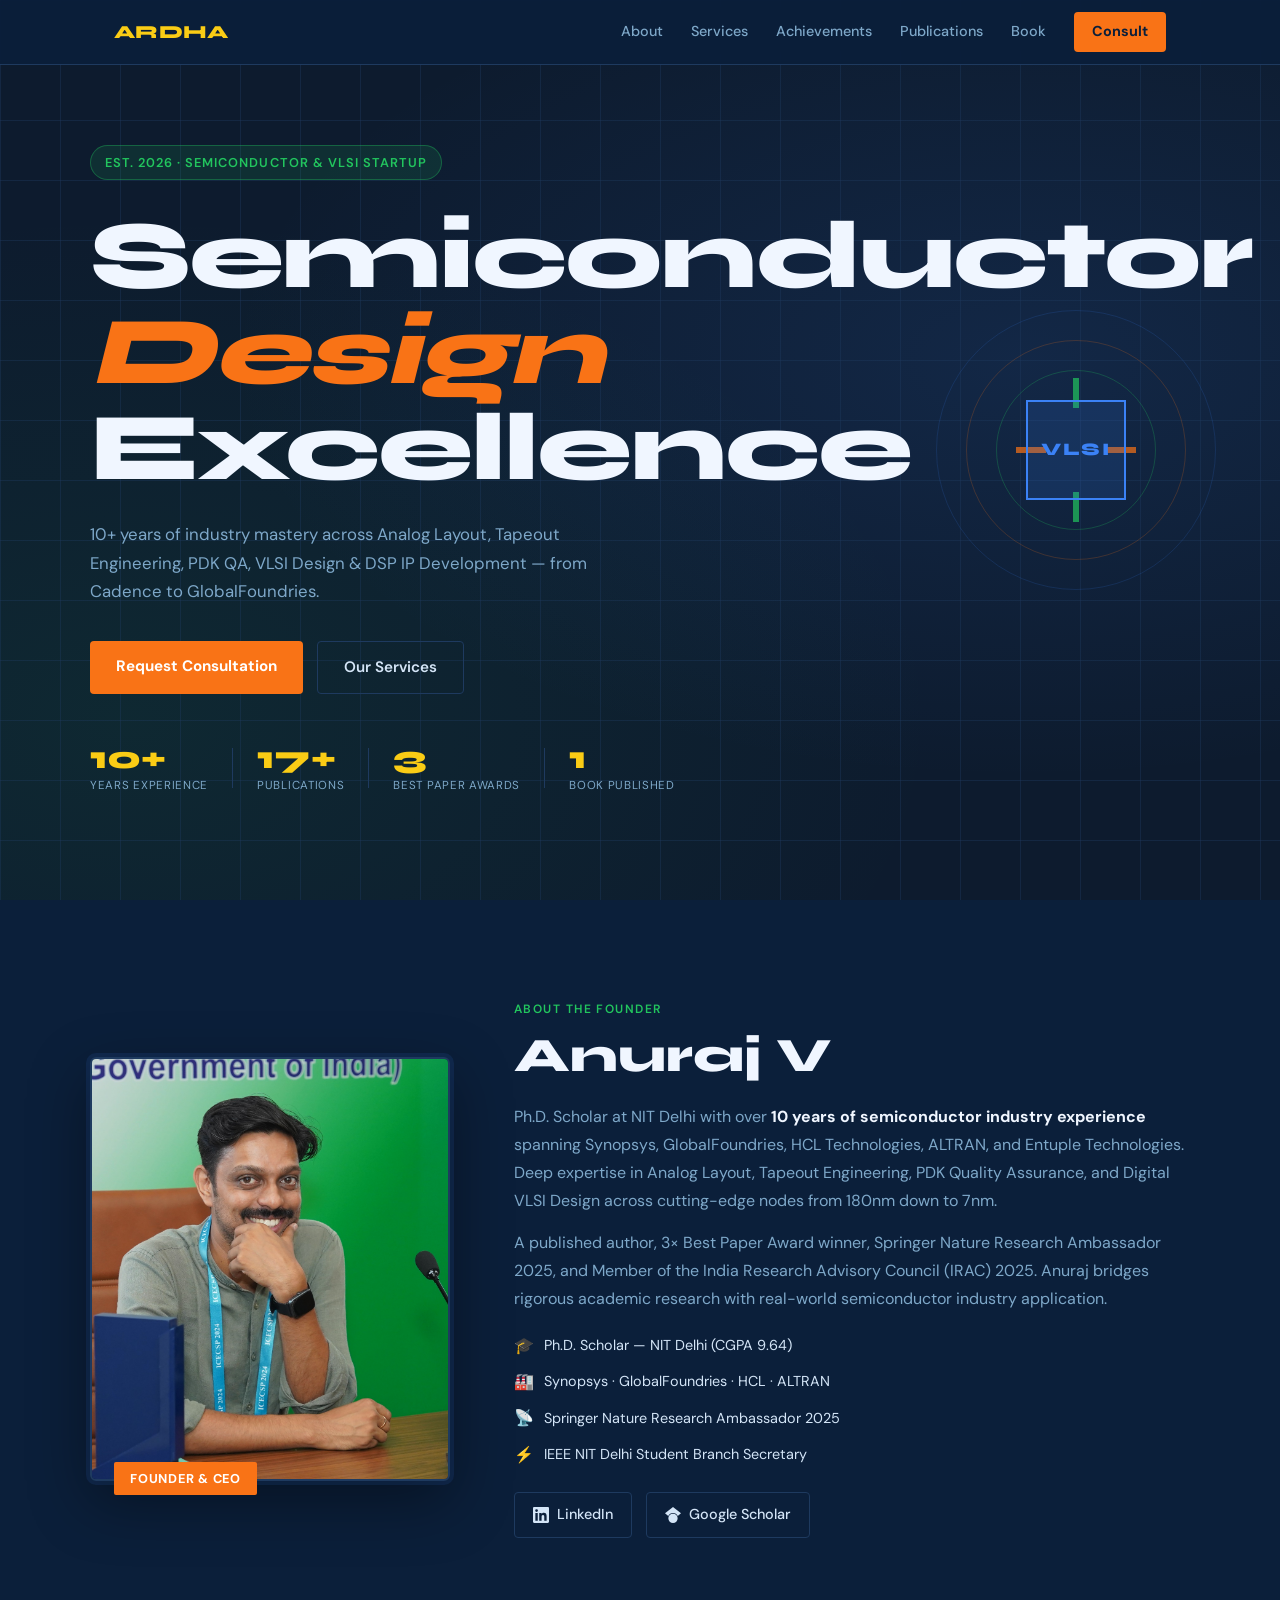
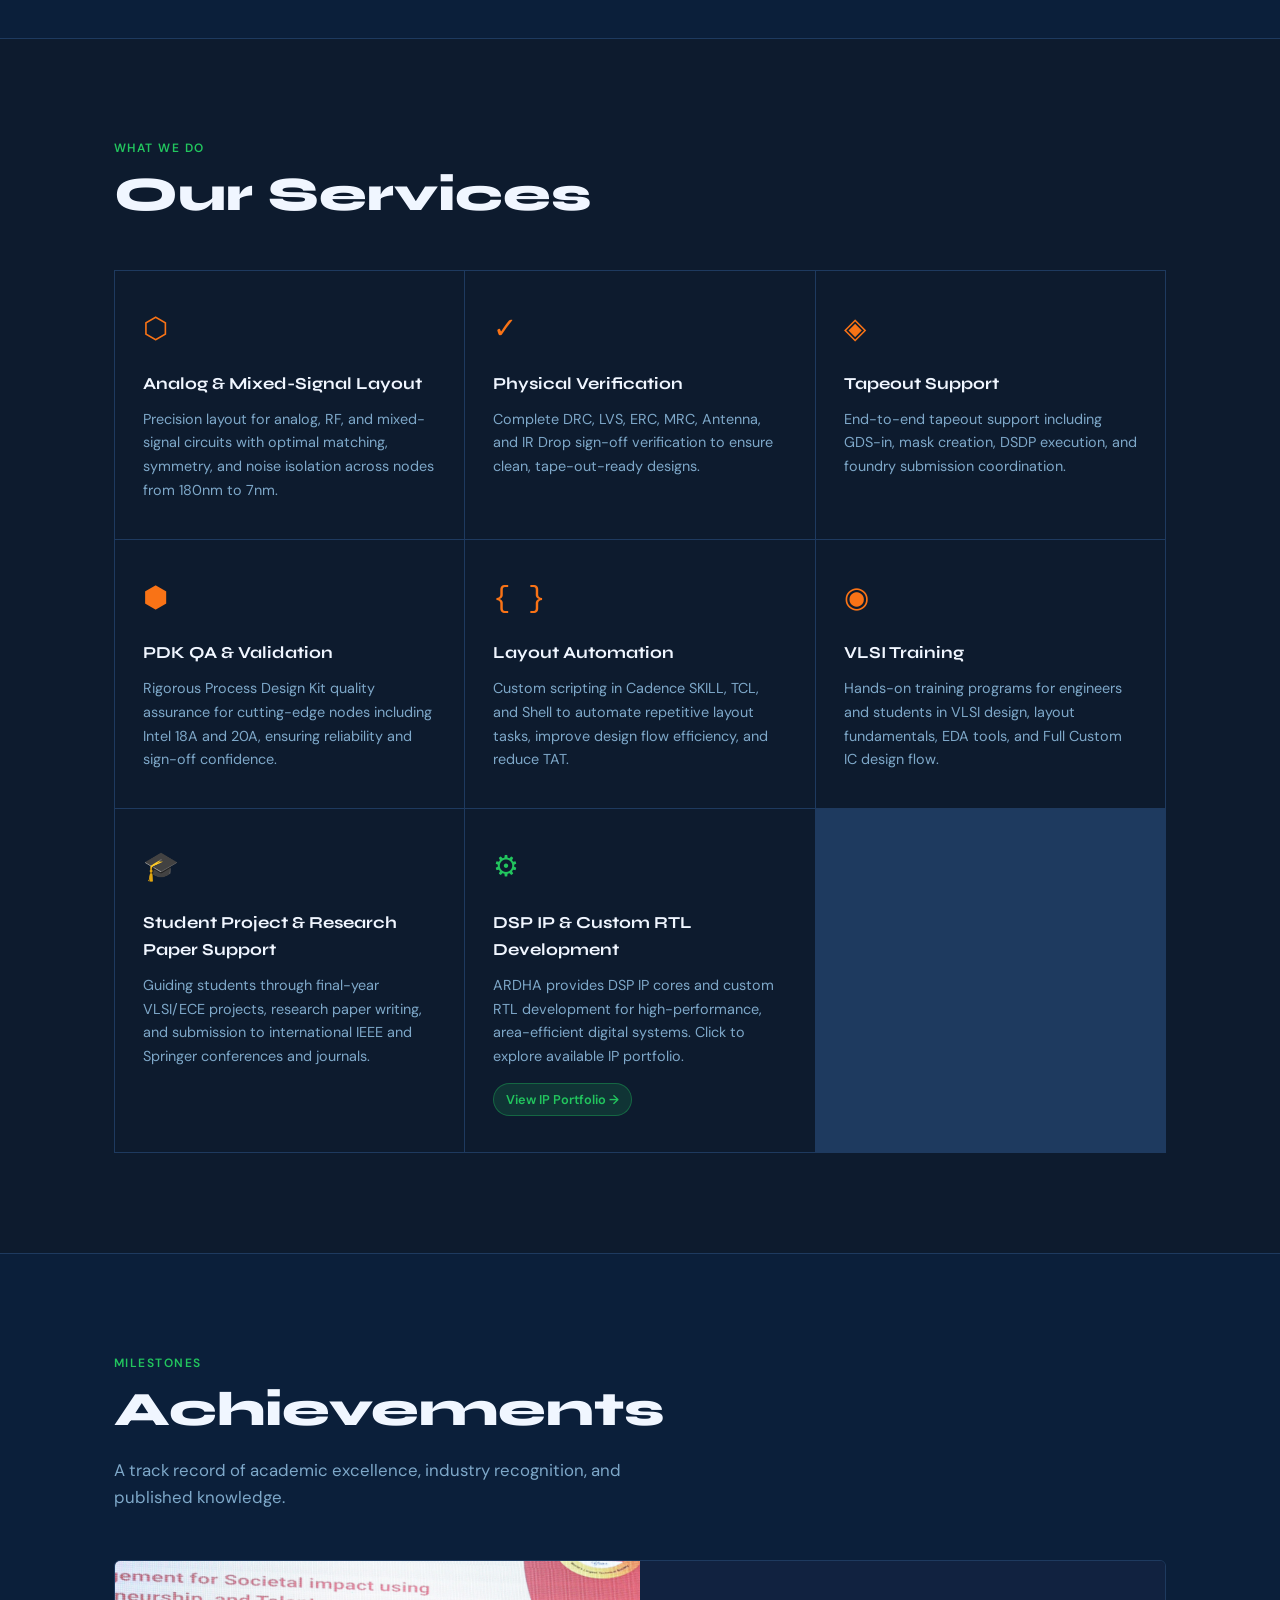
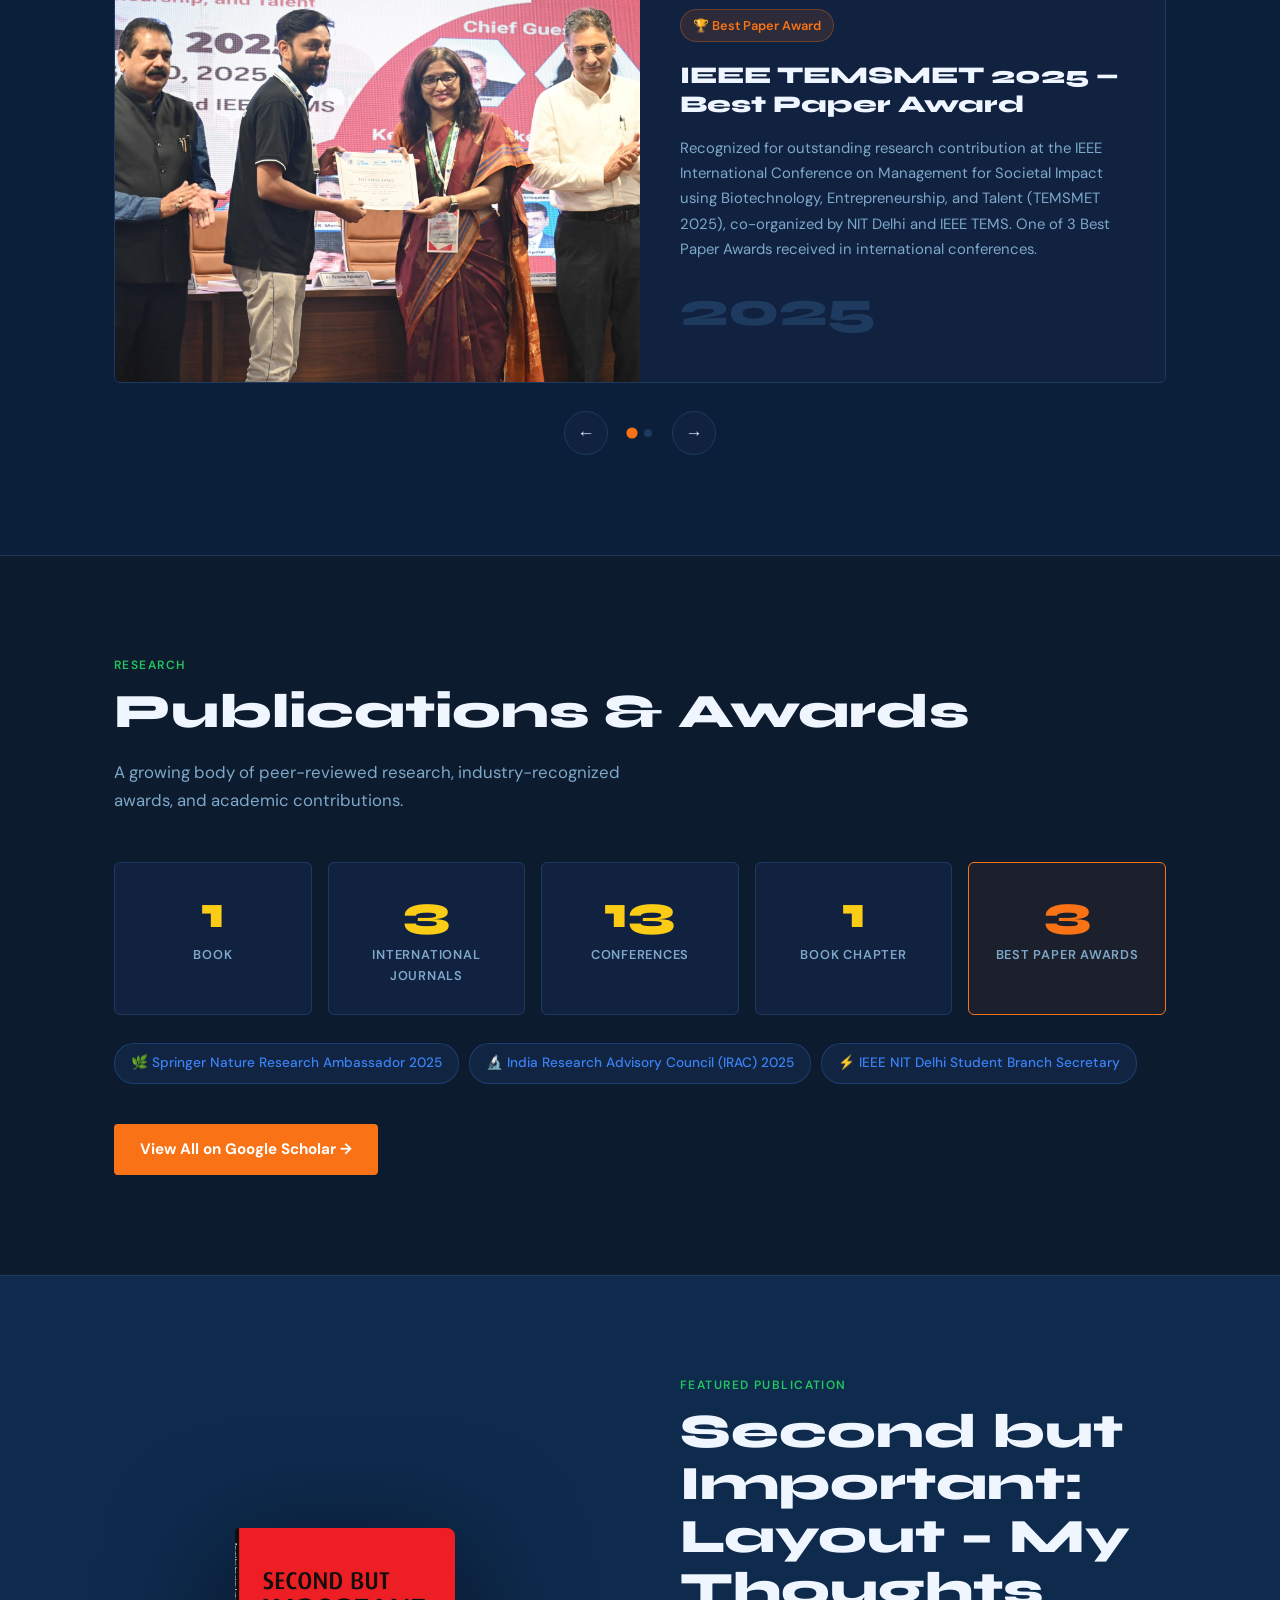
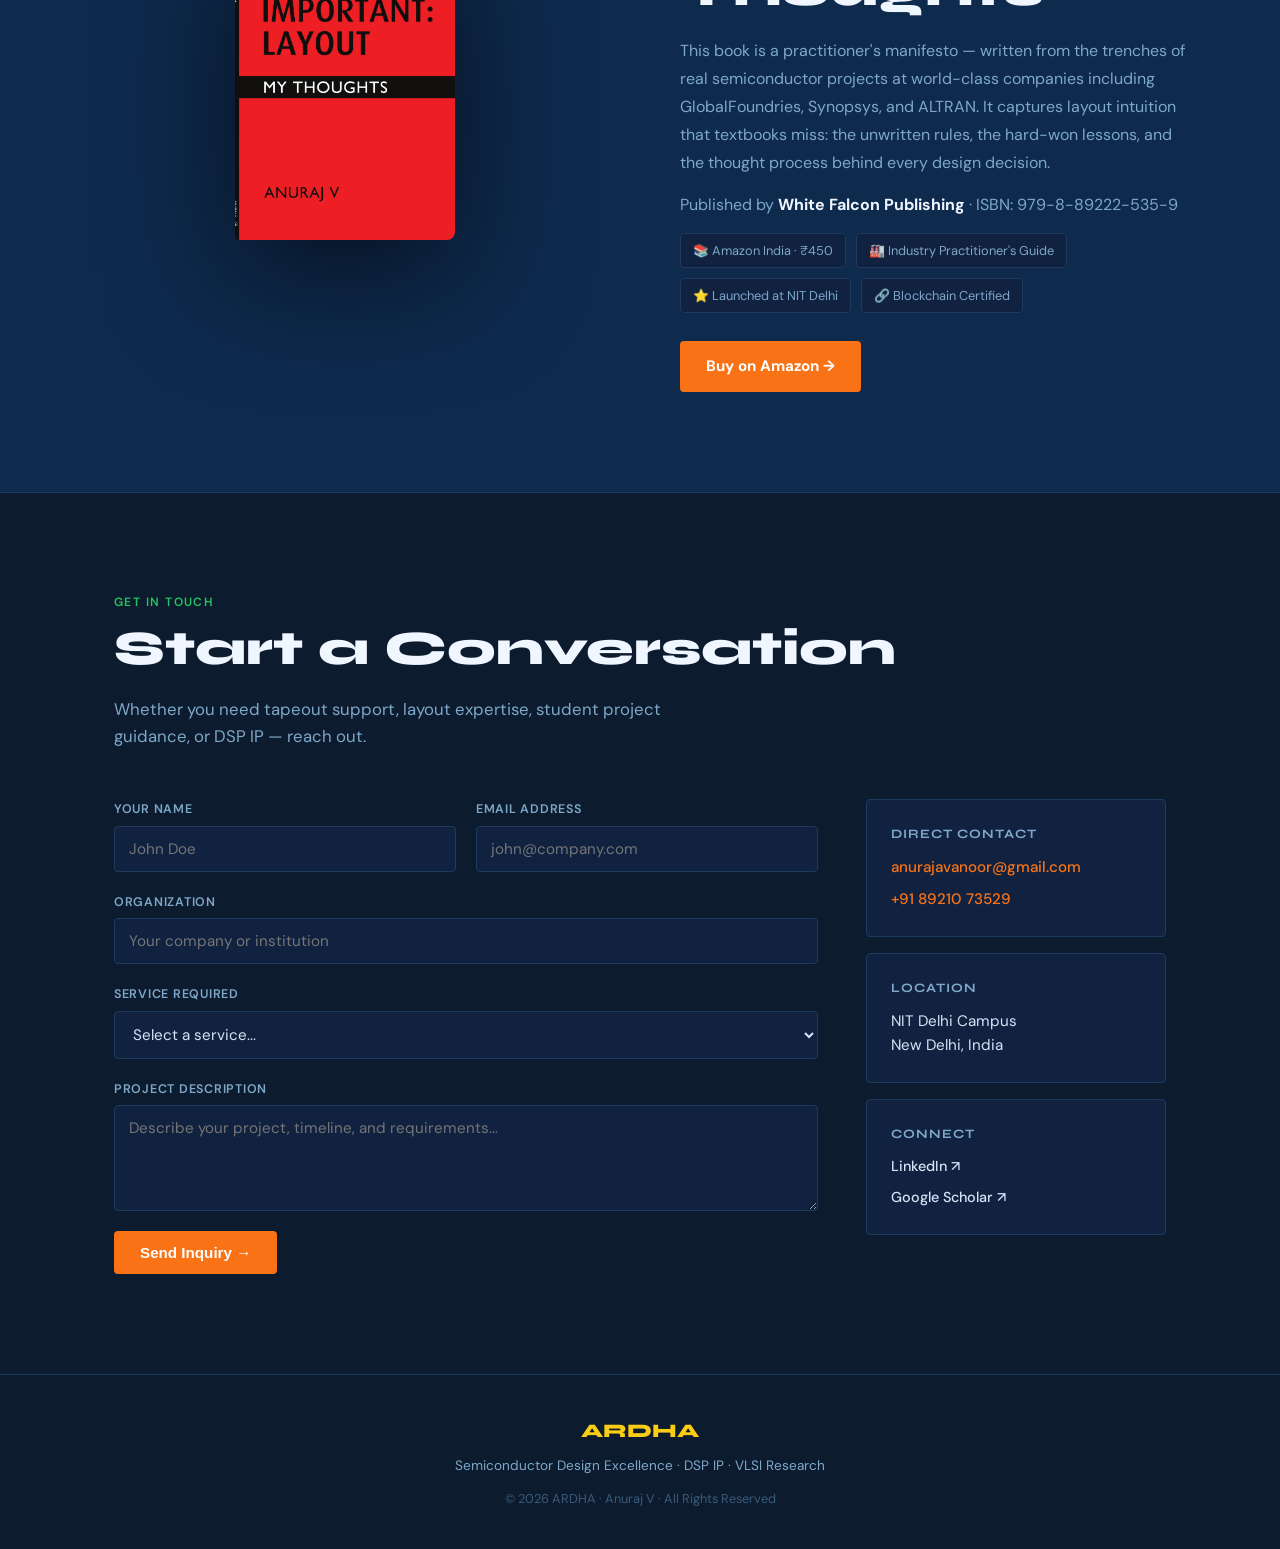
<file: index.html>
<!DOCTYPE html>
<html lang="en">
<head>
<meta charset="UTF-8">
<meta name="viewport" content="width=device-width, initial-scale=1.0">
<title>ARDHA — Semiconductor Design Excellence</title>
<link rel="preconnect" href="https://fonts.googleapis.com">
<link rel="preconnect" href="https://fonts.gstatic.com" crossorigin>
<link href="https://fonts.googleapis.com/css2?family=Syne:wght@400;600;700;800&family=DM+Sans:ital,wght@0,300;0,400;0,500;1,300&display=swap" rel="stylesheet">
<link rel="stylesheet" href="style.css">
</head>
<body>

<!-- Navigation -->
<header id="header">
  <nav class="nav-container">
    <div class="nav-logo">
      <span class="logo-ardh">ARDHA</span><span class="logo-tech"> </span>
    </div>
    <button class="nav-toggle" id="navToggle" aria-label="Menu">&#9776;</button>
    <div class="nav-links" id="navLinks">
      <a href="#about">About</a>
      <a href="#services">Services</a>
      <a href="#achievements">Achievements</a>
      <a href="#publications">Publications</a>
      <a href="#book">Book</a>
      <a href="#contact" class="nav-cta">Consult</a>
    </div>
  </nav>
</header>

<!-- Hero -->
<section class="hero">
  <div class="hero-bg-pattern"></div>
  <div class="hero-content">
    <div class="hero-badge">Est. 2026 · Semiconductor & VLSI Startup</div>
    <h1 class="hero-title">
      Semiconductor<br><em>Design</em><br>Excellence
    </h1>
    <p class="hero-subtitle">10+ years of industry mastery across Analog Layout, Tapeout Engineering, PDK QA, VLSI Design &amp; DSP IP Development — from Cadence to GlobalFoundries.</p>
    <div class="hero-actions">
      <a class="btn-primary" href="#contact">Request Consultation</a>
      <a class="btn-ghost" href="#services">Our Services</a>
    </div>
    <div class="hero-stats">
      <div class="stat"><span class="stat-num">10+</span><span class="stat-label">Years Experience</span></div>
      <div class="stat-divider"></div>
      <div class="stat"><span class="stat-num">17+</span><span class="stat-label">Publications</span></div>
      <div class="stat-divider"></div>
      <div class="stat"><span class="stat-num">3</span><span class="stat-label">Best Paper Awards</span></div>
      <div class="stat-divider"></div>
      <div class="stat"><span class="stat-num">1</span><span class="stat-label">Book Published</span></div>
    </div>
  </div>
  <div class="hero-visual">
    <div class="chip-diagram">
      <div class="chip-core">
        <div class="chip-label">VLSI</div>
      </div>
      <div class="chip-pin pin-top"></div>
      <div class="chip-pin pin-right"></div>
      <div class="chip-pin pin-bottom"></div>
      <div class="chip-pin pin-left"></div>
      <div class="chip-ring ring-1"></div>
      <div class="chip-ring ring-2"></div>
      <div class="chip-ring ring-3"></div>
    </div>
  </div>
</section>

<!-- About / Founder -->
<section id="about" class="section-about">
  <div class="about-container">
    <div class="founder-photo-wrap">
      <div class="founder-photo-frame">
        <img src="images/founder.jpg" alt="Anuraj V — Founder, ARDHA" class="founder-photo">
      </div>
      <div class="founder-tag">Founder &amp; CEO</div>
    </div>
    <div class="founder-info">
      <p class="section-eyebrow">About the Founder</p>
      <h2 class="section-title">Anuraj V</h2>
      <p class="founder-bio">Ph.D. Scholar at NIT Delhi with over <strong>10 years of semiconductor industry experience</strong> spanning Synopsys, GlobalFoundries, HCL Technologies, ALTRAN, and Entuple Technologies. Deep expertise in Analog Layout, Tapeout Engineering, PDK Quality Assurance, and Digital VLSI Design across cutting-edge nodes from 180nm down to 7nm.</p>
      <p class="founder-bio">A published author, 3× Best Paper Award winner, Springer Nature Research Ambassador 2025, and Member of the India Research Advisory Council (IRAC) 2025. Anuraj bridges rigorous academic research with real-world semiconductor industry application.</p>
      <div class="founder-highlights">
        <div class="highlight-item"><span class="hi-icon">🎓</span><span>Ph.D. Scholar — NIT Delhi (CGPA 9.64)</span></div>
        <div class="highlight-item"><span class="hi-icon">🏭</span><span>Synopsys · GlobalFoundries · HCL · ALTRAN</span></div>
        <div class="highlight-item"><span class="hi-icon">📡</span><span>Springer Nature Research Ambassador 2025</span></div>
        <div class="highlight-item"><span class="hi-icon">⚡</span><span>IEEE NIT Delhi Student Branch Secretary</span></div>
      </div>
      <div class="founder-links">
        <a href="https://www.linkedin.com/in/anuraj-v-5586097a" target="_blank" class="social-link linkedin">
          <svg viewBox="0 0 24 24" fill="currentColor"><path d="M20.447 20.452h-3.554v-5.569c0-1.328-.027-3.037-1.852-3.037-1.853 0-2.136 1.445-2.136 2.939v5.667H9.351V9h3.414v1.561h.046c.477-.9 1.637-1.85 3.37-1.85 3.601 0 4.267 2.37 4.267 5.455v6.286zM5.337 7.433a2.062 2.062 0 01-2.063-2.065 2.064 2.064 0 112.063 2.065zm1.782 13.019H3.555V9h3.564v11.452zM22.225 0H1.771C.792 0 0 .774 0 1.729v20.542C0 23.227.792 24 1.771 24h20.451C23.2 24 24 23.227 24 22.271V1.729C24 .774 23.2 0 22.222 0h.003z"/></svg>
          LinkedIn
        </a>
        <a href="https://scholar.google.com/citations?user=Y3kXwbYAAAAJ&hl=en" target="_blank" class="social-link scholar">
          <svg viewBox="0 0 24 24" fill="currentColor"><path d="M12 24a7 7 0 110-14 7 7 0 010 14zm0-24L0 9.5l4.838 3.94A8 8 0 0112 9a8 8 0 017.162 4.44L24 9.5z"/></svg>
          Google Scholar
        </a>
      </div>
    </div>
  </div>
</section>

<!-- Services -->
<section id="services" class="section-services">
  <div class="section-container">
    <p class="section-eyebrow">What We Do</p>
    <h2 class="section-title">Our Services</h2>
    <div class="services-grid">
      <div class="service-card">
        <div class="service-icon">⬡</div>
        <h3>Analog &amp; Mixed-Signal Layout</h3>
        <p>Precision layout for analog, RF, and mixed-signal circuits with optimal matching, symmetry, and noise isolation across nodes from 180nm to 7nm.</p>
      </div>
      <div class="service-card">
        <div class="service-icon">✓</div>
        <h3>Physical Verification</h3>
        <p>Complete DRC, LVS, ERC, MRC, Antenna, and IR Drop sign-off verification to ensure clean, tape-out-ready designs.</p>
      </div>
      <div class="service-card">
        <div class="service-icon">◈</div>
        <h3>Tapeout Support</h3>
        <p>End-to-end tapeout support including GDS-in, mask creation, DSDP execution, and foundry submission coordination.</p>
      </div>
      <div class="service-card">
        <div class="service-icon">⬢</div>
        <h3>PDK QA &amp; Validation</h3>
        <p>Rigorous Process Design Kit quality assurance for cutting-edge nodes including Intel 18A and 20A, ensuring reliability and sign-off confidence.</p>
      </div>
      <div class="service-card">
        <div class="service-icon">{ }</div>
        <h3>Layout Automation</h3>
        <p>Custom scripting in Cadence SKILL, TCL, and Shell to automate repetitive layout tasks, improve design flow efficiency, and reduce TAT.</p>
      </div>
      <div class="service-card">
        <div class="service-icon">◉</div>
        <h3>VLSI Training</h3>
        <p>Hands-on training programs for engineers and students in VLSI design, layout fundamentals, EDA tools, and Full Custom IC design flow.</p>
      </div>
      <div class="service-card">
        <div class="service-icon">🎓</div>
        <h3>Student Project &amp; Research Paper Support</h3>
        <p>Guiding students through final-year VLSI/ECE projects, research paper writing, and submission to international IEEE and Springer conferences and journals.</p>
      </div>
      <div class="service-card service-card-ip" onclick="window.location='ip.html'">
        <div class="service-icon">⚙</div>
        <h3>DSP IP &amp; Custom RTL Development</h3>
        <p>ARDHA provides DSP IP cores and custom RTL development for high-performance, area-efficient digital systems. Click to explore available IP portfolio.</p>
        <span class="service-link-badge">View IP Portfolio →</span>
      </div>
    </div>
  </div>
</section>

<!-- Achievements Slideshow -->
<section id="achievements" class="section-achievements">
  <div class="section-container">
    <p class="section-eyebrow">Milestones</p>
    <h2 class="section-title">Achievements</h2>
    <p class="section-desc">A track record of academic excellence, industry recognition, and published knowledge.</p>

    <div class="slideshow-wrap">
      <div class="slideshow" id="slideshow">

        <!-- Slide 1: Best Paper Award -->
        <div class="slide active" data-index="0">
          <div class="slide-inner">
            <div class="slide-img-wrap">
              <img src="achievements/award.jpg" alt="Best Paper Award — IEEE TEMSMET 2025" class="slide-img">
            </div>
            <div class="slide-content">
              <span class="slide-badge">🏆 Best Paper Award</span>
              <h3 class="slide-title">IEEE TEMSMET 2025 — Best Paper Award</h3>
              <p class="slide-desc">Recognized for outstanding research contribution at the IEEE International Conference on Management for Societal Impact using Biotechnology, Entrepreneurship, and Talent (TEMSMET 2025), co-organized by NIT Delhi and IEEE TEMS. One of 3 Best Paper Awards received in international conferences.</p>
              <span class="slide-year">2025</span>
            </div>
          </div>
        </div>

        <!-- Slide 2: Book Release -->
        <div class="slide" data-index="1">
          <div class="slide-inner">
            <div class="slide-img-wrap">
              <img src="achievements/book_release.jpg" alt="Book Release at NIT Delhi" class="slide-img">
            </div>
            <div class="slide-content">
              <span class="slide-badge">📖 Book Launch</span>
              <h3 class="slide-title">Book Released at NIT Delhi</h3>
              <p class="slide-desc">"Second but Important: Layout – My Thoughts" officially launched at the National Institute of Technology Delhi. Published by White Falcon Publishing, the book distills 10+ years of semiconductor layout expertise into a guide for engineers and students. Available on Amazon India (₹450).</p>
              <span class="slide-year">2025</span>
            </div>
          </div>
        </div>

      </div><!-- /.slideshow -->

      <!-- Controls -->
      <div class="slideshow-controls">
        <button class="slide-btn prev" id="prevBtn" aria-label="Previous">&#8592;</button>
        <div class="slide-dots" id="slideDots">
          <button class="dot active" data-slide="0"></button>
          <button class="dot" data-slide="1"></button>
        </div>
        <button class="slide-btn next" id="nextBtn" aria-label="Next">&#8594;</button>
      </div>
    </div><!-- /.slideshow-wrap -->
  </div>
</section>

<!-- Publications -->
<section id="publications" class="section-publications">
  <div class="section-container">
    <p class="section-eyebrow">Research</p>
    <h2 class="section-title">Publications &amp; Awards</h2>
    <p class="section-desc">A growing body of peer-reviewed research, industry-recognized awards, and academic contributions.</p>
    <div class="pub-stats-grid">
      <div class="pub-stat-card">
        <span class="pub-num">1</span>
        <span class="pub-label">Book</span>
      </div>
      <div class="pub-stat-card">
        <span class="pub-num">3</span>
        <span class="pub-label">International Journals</span>
      </div>
      <div class="pub-stat-card">
        <span class="pub-num">13</span>
        <span class="pub-label">Conferences</span>
      </div>
      <div class="pub-stat-card">
        <span class="pub-num">1</span>
        <span class="pub-label">Book Chapter</span>
      </div>
      <div class="pub-stat-card pub-stat-highlight">
        <span class="pub-num">3</span>
        <span class="pub-label">Best Paper Awards</span>
      </div>
    </div>
    <div class="pub-badges">
      <span class="pub-badge">🌿 Springer Nature Research Ambassador 2025</span>
      <span class="pub-badge">🔬 India Research Advisory Council (IRAC) 2025</span>
      <span class="pub-badge">⚡ IEEE NIT Delhi Student Branch Secretary</span>
    </div>
    <a class="btn-primary" href="https://scholar.google.com/citations?user=Y3kXwbYAAAAJ&hl=en" target="_blank" style="margin-top:2rem;display:inline-block;">View All on Google Scholar →</a>
  </div>
</section>

<!-- Book -->
<section id="book" class="section-book">
  <div class="book-container">
    <div class="book-visual">
      <div class="book-3d">
        <img src="images/book_cover.jpg" alt="Second but Important: Layout – My Thoughts" class="book-cover-img" onerror="this.style.display='none';document.querySelector('.book-cover-fallback').style.display='flex'">
        <div class="book-cover-fallback">
          <div class="book-cover">
            <div class="book-cover-inner">
              <p class="book-subtitle-top">SECOND BUT</p>
              <p class="book-title-big">IMPORTANT:</p>
              <p class="book-title-big" style="font-size:1.3rem">LAYOUT</p>
              <p class="book-cover-sub">My Thoughts</p>
              <p class="book-author">ANURAJ V</p>
            </div>
          </div>
          <div class="book-spine"></div>
        </div>
      </div>
    </div>
    <div class="book-info">
      <p class="section-eyebrow">Featured Publication</p>
      <h2 class="section-title">Second but Important:<br>Layout – My Thoughts</h2>
      <p class="book-desc">This book is a practitioner's manifesto — written from the trenches of real semiconductor projects at world-class companies including GlobalFoundries, Synopsys, and ALTRAN. It captures layout intuition that textbooks miss: the unwritten rules, the hard-won lessons, and the thought process behind every design decision.</p>
      <p class="book-desc">Published by <strong>White Falcon Publishing</strong> · ISBN: 979-8-89222-535-9</p>
      <div class="book-meta">
        <span>📚 Amazon India · ₹450</span>
        <span>🏭 Industry Practitioner's Guide</span>
        <span>⭐ Launched at NIT Delhi</span>
        <span>🔗 Blockchain Certified</span>
      </div>
      <a class="btn-primary" href="https://www.amazon.in/Second-but-Important-Layout-Anuraj/dp/B0DTY4XFZQ/" target="_blank">Buy on Amazon →</a>
    </div>
  </div>
</section>

<!-- Contact -->
<section id="contact" class="section-contact">
  <div class="section-container">
    <p class="section-eyebrow">Get In Touch</p>
    <h2 class="section-title">Start a Conversation</h2>
    <p class="section-desc">Whether you need tapeout support, layout expertise, student project guidance, or DSP IP — reach out.</p>

    <div class="contact-grid">
      <form class="contact-form" id="contactForm">
        <div class="form-row">
          <div class="form-group">
            <label>Your Name</label>
            <input type="text" placeholder="John Doe" required>
          </div>
          <div class="form-group">
            <label>Email Address</label>
            <input type="email" placeholder="john@company.com" required>
          </div>
        </div>
        <div class="form-group">
          <label>Organization</label>
          <input type="text" placeholder="Your company or institution">
        </div>
        <div class="form-group">
          <label>Service Required</label>
          <select>
            <option value="">Select a service...</option>
            <option>Analog Layout</option>
            <option>Tapeout Support</option>
            <option>PDK QA</option>
            <option>Physical Verification</option>
            <option>Layout Automation</option>
            <option>DSP IP / RTL Development</option>
            <option>Student Project Support</option>
            <option>Research Paper Support</option>
            <option>VLSI Training</option>
            <option>Other</option>
          </select>
        </div>
        <div class="form-group">
          <label>Project Description</label>
          <textarea placeholder="Describe your project, timeline, and requirements..." rows="4"></textarea>
        </div>
        <button type="submit" class="btn-primary btn-submit">Send Inquiry →</button>
      </form>

      <div class="contact-info">
        <div class="contact-card">
          <h3>Direct Contact</h3>
          <p><a href="mailto:anurajavanoor@gmail.com">anurajavanoor@gmail.com</a></p>
          <p style="margin-top:8px"><a href="tel:+918921073529">+91 89210 73529</a></p>
        </div>
        <div class="contact-card">
          <h3>Location</h3>
          <p>NIT Delhi Campus<br>New Delhi, India</p>
        </div>
        <div class="contact-card">
          <h3>Connect</h3>
          <div class="contact-socials">
            <a href="https://www.linkedin.com/in/anuraj-v-5586097a" target="_blank">LinkedIn ↗</a>
            <a href="https://scholar.google.com/citations?user=Y3kXwbYAAAAJ&hl=en" target="_blank">Google Scholar ↗</a>
          </div>
        </div>
      </div>
    </div>
  </div>
</section>

<footer>
  <div class="footer-inner">
    <div class="footer-logo">
      <span class="logo-ardh">ARDHA</span><span class="logo-tech"> </span>
    </div>
    <p class="footer-tagline">Semiconductor Design Excellence · DSP IP · VLSI Research</p>
    <p class="footer-copy">© 2026 ARDHA · Anuraj V · All Rights Reserved</p>
  </div>
</footer>

<script src="script.js"></script>
</body>
</html>
</file>
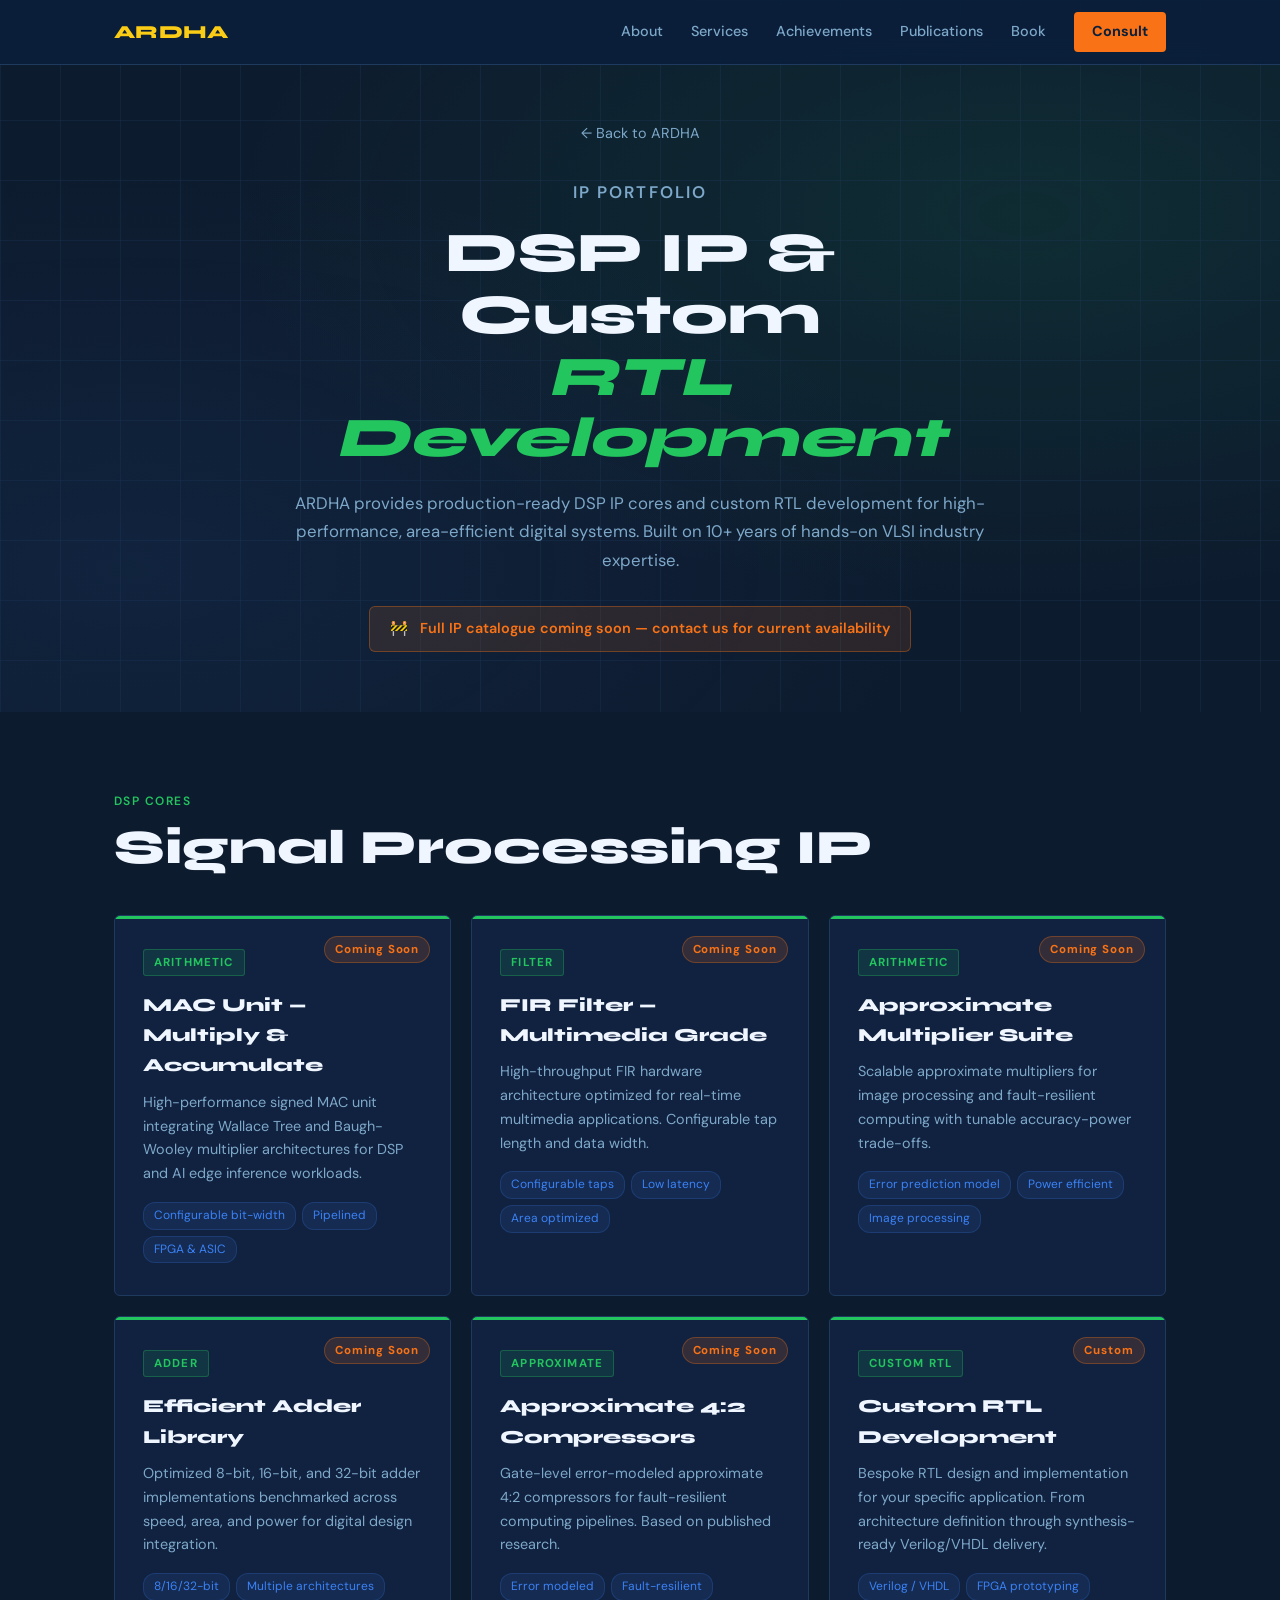
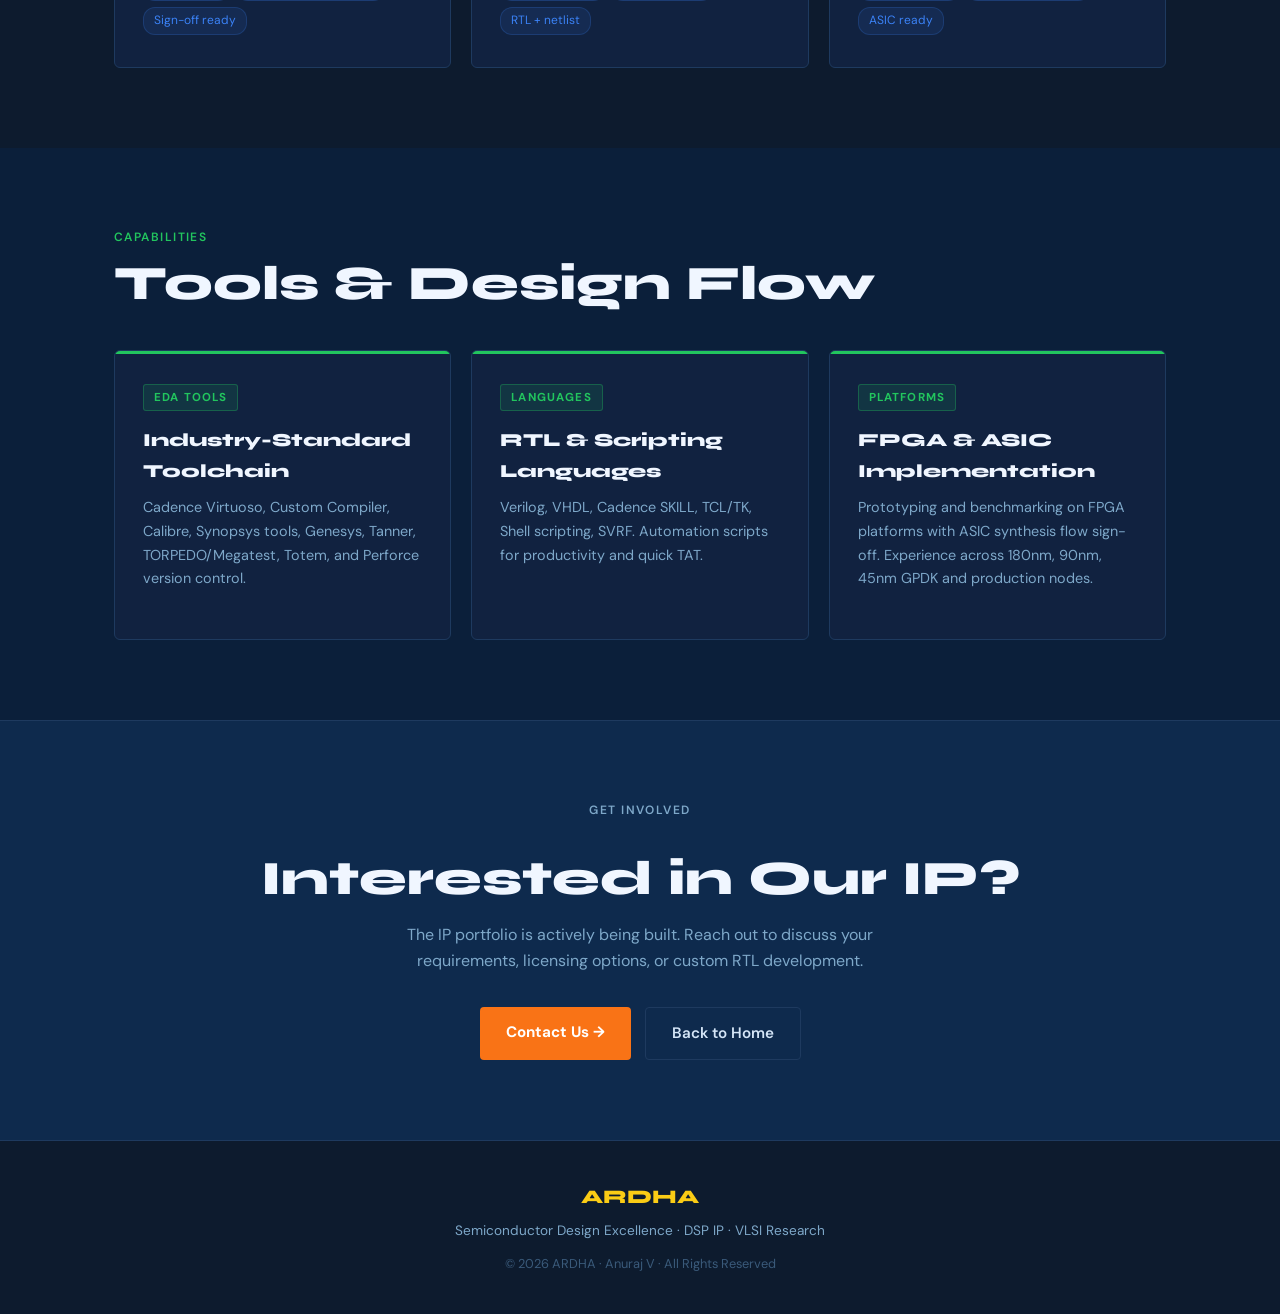
<file: ip.html>
<!DOCTYPE html>
<html lang="en">
<head>
<meta charset="UTF-8">
<meta name="viewport" content="width=device-width, initial-scale=1.0">
<title>DSP IP Portfolio — ARDHA</title>
<link rel="preconnect" href="https://fonts.googleapis.com">
<link rel="preconnect" href="https://fonts.gstatic.com" crossorigin>
<link href="https://fonts.googleapis.com/css2?family=Syne:wght@400;600;700;800&family=DM+Sans:ital,wght@0,300;0,400;0,500;1,300&display=swap" rel="stylesheet">
<link rel="stylesheet" href="style.css">
<style>
  .ip-hero {
    padding: 120px 24px 60px;
    background:
      radial-gradient(ellipse at 80% 30%, rgba(34,197,94,0.1) 0%, transparent 55%),
      radial-gradient(ellipse at 10% 80%, rgba(59,130,246,0.08) 0%, transparent 50%),
      var(--dark);
    text-align: center;
    position: relative;
  }
  .ip-hero::before {
    content: '';
    position: absolute; inset: 0;
    background-image:
      linear-gradient(rgba(30,58,95,0.3) 1px, transparent 1px),
      linear-gradient(90deg, rgba(30,58,95,0.3) 1px, transparent 1px);
    background-size: 60px 60px;
  }
  .ip-hero-inner { position: relative; z-index: 2; max-width: 700px; margin: auto; }
  .back-link {
    display: inline-flex; align-items: center; gap: 8px;
    color: var(--muted); text-decoration: none;
    font-size: 0.9rem; margin-bottom: 32px;
    transition: color 0.2s;
  }
  .back-link:hover { color: var(--orange); }
  .ip-hero h1 { font-family: 'Syne', sans-serif; font-size: clamp(2rem, 5vw, 3.5rem); font-weight: 800; color: var(--white); line-height: 1.1; margin-bottom: 20px; }
  .ip-hero h1 em { font-style: italic; color: var(--green); }
  .ip-hero p { color: var(--muted); font-size: 1.05rem; line-height: 1.7; margin-bottom: 16px; }
  .coming-soon-banner {
    display: inline-flex; align-items: center; gap: 10px;
    background: rgba(249,115,22,0.12);
    border: 1px solid rgba(249,115,22,0.35);
    color: var(--orange); padding: 10px 20px; border-radius: 6px;
    font-weight: 600; margin-top: 16px; font-size: 0.9rem;
  }

  .ip-section { padding: 80px 24px; }
  .ip-section:nth-child(even) { background: var(--navy); }
  .ip-section:nth-child(odd)  { background: var(--dark); }

  .ip-grid {
    display: grid;
    grid-template-columns: repeat(auto-fit, minmax(300px, 1fr));
    gap: 20px; margin-top: 40px;
  }
  .ip-card {
    background: var(--card);
    border: 1px solid var(--border);
    border-radius: 6px; padding: 32px 28px;
    transition: border-color 0.25s, transform 0.25s;
    position: relative; overflow: hidden;
  }
  .ip-card::before {
    content: '';
    position: absolute; top: 0; left: 0; right: 0; height: 3px;
    background: var(--green);
  }
  .ip-card:hover { border-color: var(--green); transform: translateY(-3px); }
  .ip-card-tag {
    display: inline-block; font-size: 0.72rem; font-weight: 700;
    text-transform: uppercase; letter-spacing: 0.1em;
    padding: 3px 10px; border-radius: 3px; margin-bottom: 14px;
    background: rgba(34,197,94,0.12); color: var(--green);
    border: 1px solid rgba(34,197,94,0.3);
  }
  .ip-card h3 { font-family: 'Syne', sans-serif; font-size: 1.15rem; font-weight: 800; color: var(--white); margin-bottom: 10px; }
  .ip-card p  { color: var(--muted); font-size: 0.9rem; line-height: 1.65; margin-bottom: 16px; }
  .ip-card-specs { display: flex; flex-wrap: wrap; gap: 6px; }
  .ip-spec {
    background: rgba(59,130,246,0.1); border: 1px solid rgba(59,130,246,0.2);
    color: var(--blue); font-size: 0.75rem; padding: 3px 10px; border-radius: 12px;
  }
  .ip-card-status {
    position: absolute; top: 20px; right: 20px;
    font-size: 0.72rem; font-weight: 700; letter-spacing: 0.08em;
    padding: 3px 10px; border-radius: 20px;
    background: rgba(249,115,22,0.15); color: var(--orange);
    border: 1px solid rgba(249,115,22,0.3);
  }

  .ip-cta-section {
    padding: 80px 24px;
    background: var(--navy2);
    border-top: 1px solid var(--border);
    text-align: center;
  }
  .ip-cta-section .section-title { margin-bottom: 16px; }
  .ip-cta-section p { color: var(--muted); max-width: 500px; margin: 0 auto 32px; }
  .ip-cta-btns { display: flex; gap: 14px; justify-content: center; flex-wrap: wrap; }
</style>
</head>
<body>

<header id="header">
  <nav class="nav-container">
    <div class="nav-logo">
      <span class="logo-ardh">ARDHA</span><span class="logo-tech"> </span>
    </div>
    <button class="nav-toggle" id="navToggle" aria-label="Menu">&#9776;</button>
    <div class="nav-links" id="navLinks">
      <a href="index.html#about">About</a>
      <a href="index.html#services">Services</a>
      <a href="index.html#achievements">Achievements</a>
      <a href="index.html#publications">Publications</a>
      <a href="index.html#book">Book</a>
      <a href="index.html#contact" class="nav-cta">Consult</a>
    </div>
  </nav>
</header>

<!-- Hero -->
<section class="ip-hero">
  <div class="ip-hero-inner">
    <a href="index.html" class="back-link">← Back to ARDHA</a>
    <p class="section-eyebrow">IP Portfolio</p>
    <h1>DSP IP &amp; Custom<br><em>RTL Development</em></h1>
    <p>ARDHA provides production-ready DSP IP cores and custom RTL development for high-performance, area-efficient digital systems. Built on 10+ years of hands-on VLSI industry expertise.</p>
    <div class="coming-soon-banner">
      🚧 &nbsp; Full IP catalogue coming soon — contact us for current availability
    </div>
  </div>
</section>

<!-- DSP IP Cores -->
<section class="ip-section">
  <div class="section-container">
    <p class="section-eyebrow">DSP Cores</p>
    <h2 class="section-title">Signal Processing IP</h2>
    <div class="ip-grid">

      <div class="ip-card">
        <span class="ip-card-status">Coming Soon</span>
        <span class="ip-card-tag">Arithmetic</span>
        <h3>MAC Unit — Multiply &amp; Accumulate</h3>
        <p>High-performance signed MAC unit integrating Wallace Tree and Baugh-Wooley multiplier architectures for DSP and AI edge inference workloads.</p>
        <div class="ip-card-specs">
          <span class="ip-spec">Configurable bit-width</span>
          <span class="ip-spec">Pipelined</span>
          <span class="ip-spec">FPGA &amp; ASIC</span>
        </div>
      </div>

      <div class="ip-card">
        <span class="ip-card-status">Coming Soon</span>
        <span class="ip-card-tag">Filter</span>
        <h3>FIR Filter — Multimedia Grade</h3>
        <p>High-throughput FIR hardware architecture optimized for real-time multimedia applications. Configurable tap length and data width.</p>
        <div class="ip-card-specs">
          <span class="ip-spec">Configurable taps</span>
          <span class="ip-spec">Low latency</span>
          <span class="ip-spec">Area optimized</span>
        </div>
      </div>

      <div class="ip-card">
        <span class="ip-card-status">Coming Soon</span>
        <span class="ip-card-tag">Arithmetic</span>
        <h3>Approximate Multiplier Suite</h3>
        <p>Scalable approximate multipliers for image processing and fault-resilient computing with tunable accuracy-power trade-offs.</p>
        <div class="ip-card-specs">
          <span class="ip-spec">Error prediction model</span>
          <span class="ip-spec">Power efficient</span>
          <span class="ip-spec">Image processing</span>
        </div>
      </div>

      <div class="ip-card">
        <span class="ip-card-status">Coming Soon</span>
        <span class="ip-card-tag">Adder</span>
        <h3>Efficient Adder Library</h3>
        <p>Optimized 8-bit, 16-bit, and 32-bit adder implementations benchmarked across speed, area, and power for digital design integration.</p>
        <div class="ip-card-specs">
          <span class="ip-spec">8/16/32-bit</span>
          <span class="ip-spec">Multiple architectures</span>
          <span class="ip-spec">Sign-off ready</span>
        </div>
      </div>

      <div class="ip-card">
        <span class="ip-card-status">Coming Soon</span>
        <span class="ip-card-tag">Approximate</span>
        <h3>Approximate 4:2 Compressors</h3>
        <p>Gate-level error-modeled approximate 4:2 compressors for fault-resilient computing pipelines. Based on published research.</p>
        <div class="ip-card-specs">
          <span class="ip-spec">Error modeled</span>
          <span class="ip-spec">Fault-resilient</span>
          <span class="ip-spec">RTL + netlist</span>
        </div>
      </div>

      <div class="ip-card">
        <span class="ip-card-status">Custom</span>
        <span class="ip-card-tag">Custom RTL</span>
        <h3>Custom RTL Development</h3>
        <p>Bespoke RTL design and implementation for your specific application. From architecture definition through synthesis-ready Verilog/VHDL delivery.</p>
        <div class="ip-card-specs">
          <span class="ip-spec">Verilog / VHDL</span>
          <span class="ip-spec">FPGA prototyping</span>
          <span class="ip-spec">ASIC ready</span>
        </div>
      </div>

    </div>
  </div>
</section>

<!-- Tools & Flow -->
<section class="ip-section">
  <div class="section-container">
    <p class="section-eyebrow">Capabilities</p>
    <h2 class="section-title">Tools &amp; Design Flow</h2>
    <div class="ip-grid">
      <div class="ip-card">
        <span class="ip-card-tag">EDA Tools</span>
        <h3>Industry-Standard Toolchain</h3>
        <p>Cadence Virtuoso, Custom Compiler, Calibre, Synopsys tools, Genesys, Tanner, TORPEDO/Megatest, Totem, and Perforce version control.</p>
      </div>
      <div class="ip-card">
        <span class="ip-card-tag">Languages</span>
        <h3>RTL &amp; Scripting Languages</h3>
        <p>Verilog, VHDL, Cadence SKILL, TCL/TK, Shell scripting, SVRF. Automation scripts for productivity and quick TAT.</p>
      </div>
      <div class="ip-card">
        <span class="ip-card-tag">Platforms</span>
        <h3>FPGA &amp; ASIC Implementation</h3>
        <p>Prototyping and benchmarking on FPGA platforms with ASIC synthesis flow sign-off. Experience across 180nm, 90nm, 45nm GPDK and production nodes.</p>
      </div>
    </div>
  </div>
</section>

<!-- CTA -->
<section class="ip-cta-section">
  <div class="section-container">
    <p class="section-eyebrow">Get Involved</p>
    <h2 class="section-title">Interested in Our IP?</h2>
    <p>The IP portfolio is actively being built. Reach out to discuss your requirements, licensing options, or custom RTL development.</p>
    <div class="ip-cta-btns">
      <a class="btn-primary" href="index.html#contact">Contact Us →</a>
      <a class="btn-ghost" href="index.html">Back to Home</a>
    </div>
  </div>
</section>

<footer>
  <div class="footer-inner">
    <div class="footer-logo">
      <span class="logo-ardh">ARDHA</span><span class="logo-tech"> </span>
    </div>
    <p class="footer-tagline">Semiconductor Design Excellence · DSP IP · VLSI Research</p>
    <p class="footer-copy">© 2026 ARDHA · Anuraj V · All Rights Reserved</p>
  </div>
</footer>

<script src="script.js"></script>
</body>
</html>
</file>
<file: style.css>
/* =============================================
   ARDHA Technologies — style.css
   Color scheme: Navy Blue, Green, Orange, Red, White
   Font: Syne (display) + DM Sans (body)
   ============================================= */

:root {
  --navy:    #0b1f3a;
  --navy2:   #0e2a4d;
  --dark:    #0d1b2e;
  --card:    #112240;
  --border:  #1e3a5f;
  --green:   #22c55e;
  --green2:  #16a34a;
  --orange:  #f97316;
  --orange2: #ea6a00;
  --red:     #ef4444;
  --yellow:  #facc15;
  --blue:    #3b82f6;
  --blue2:   #2563eb;
  --white:   #f0f6ff;
  --muted:   #7ea8c9;
  --text:    #d4e5f7;
}

*, *::before, *::after { box-sizing: border-box; margin: 0; padding: 0; }
html { scroll-behavior: smooth; }

body {
  font-family: 'DM Sans', sans-serif;
  background: var(--navy);
  color: var(--text);
  overflow-x: hidden;
  line-height: 1.65;
}

/* ---- NAV ---- */
#header {
  position: fixed; top: 0; left: 0; right: 0;
  z-index: 100;
  background: rgba(11,31,58,0.95);
  backdrop-filter: blur(14px);
  border-bottom: 1px solid var(--border);
  transition: background 0.3s;
}
.nav-container {
  max-width: 1100px; margin: auto;
  display: flex; align-items: center; justify-content: space-between;
  padding: 0 24px; height: 64px;
}
.nav-logo { font-family: 'Syne', sans-serif; font-size: 1.15rem; font-weight: 800; letter-spacing: 0.02em; }
.logo-ardh { color: var(--yellow); }
.logo-tech { color: var(--white); }
.nav-links { display: flex; align-items: center; gap: 28px; }
.nav-links a { color: var(--muted); text-decoration: none; font-size: 0.9rem; font-weight: 500; transition: color 0.2s; }
.nav-links a:hover { color: var(--white); }
.nav-links .nav-cta {
  color: var(--navy); background: var(--orange);
  padding: 8px 18px; border-radius: 4px;
  font-weight: 700; transition: background 0.2s;
}
.nav-links .nav-cta:hover { background: var(--orange2); }
.nav-toggle { display: none; background: none; border: none; color: var(--white); font-size: 1.4rem; cursor: pointer; }

/* ---- HERO ---- */
.hero {
  min-height: 100vh;
  display: flex; align-items: center;
  padding: 100px 24px 60px;
  position: relative;
  overflow: hidden;
  background:
    radial-gradient(ellipse at 80% 40%, rgba(59,130,246,0.12) 0%, transparent 55%),
    radial-gradient(ellipse at 10% 80%, rgba(34,197,94,0.08) 0%, transparent 50%),
    var(--dark);
}
.hero-bg-pattern {
  position: absolute; inset: 0;
  background-image:
    linear-gradient(rgba(30,58,95,0.4) 1px, transparent 1px),
    linear-gradient(90deg, rgba(30,58,95,0.4) 1px, transparent 1px);
  background-size: 60px 60px;
}
.hero-content {
  position: relative; z-index: 2;
  max-width: 1100px; margin: auto;
  flex: 1;
}
.hero-badge {
  display: inline-block;
  background: rgba(34,197,94,0.12);
  border: 1px solid rgba(34,197,94,0.35);
  color: var(--green);
  padding: 6px 14px; border-radius: 20px;
  font-size: 0.8rem; font-weight: 600; letter-spacing: 0.08em;
  text-transform: uppercase; margin-bottom: 28px;
  animation: fadeUp 0.7s ease both;
}
.hero-title {
  font-family: 'Syne', sans-serif;
  font-size: clamp(3rem, 8vw, 6rem);
  font-weight: 800;
  line-height: 1.0;
  color: var(--white);
  letter-spacing: -0.02em;
  margin-bottom: 24px;
  animation: fadeUp 0.8s 0.1s ease both;
}
.hero-title em { font-style: italic; color: var(--orange); }
.hero-subtitle {
  max-width: 560px;
  color: var(--muted); font-size: 1.05rem;
  line-height: 1.7; margin-bottom: 36px;
  animation: fadeUp 0.8s 0.2s ease both;
}
.hero-actions {
  display: flex; gap: 14px; flex-wrap: wrap;
  margin-bottom: 48px;
  animation: fadeUp 0.8s 0.3s ease both;
}
.hero-stats {
  display: flex; align-items: center; gap: 24px; flex-wrap: wrap;
  animation: fadeUp 0.8s 0.4s ease both;
}
.stat { display: flex; flex-direction: column; }
.stat-num { font-family: 'Syne', sans-serif; font-size: 2rem; font-weight: 800; color: var(--yellow); line-height: 1; }
.stat-label { font-size: 0.72rem; color: var(--muted); text-transform: uppercase; letter-spacing: 0.06em; margin-top: 2px; }
.stat-divider { width: 1px; height: 40px; background: var(--border); }

/* chip */
.hero-visual {
  position: absolute; right: 5%; top: 50%;
  transform: translateY(-50%);
  pointer-events: none;
  animation: fadeIn 1.2s 0.5s ease both;
}
.chip-diagram { position: relative; width: 280px; height: 280px; display: flex; align-items: center; justify-content: center; }
.chip-core {
  width: 100px; height: 100px;
  background: rgba(59,130,246,0.15);
  border: 2px solid var(--blue);
  display: flex; align-items: center; justify-content: center; z-index: 2;
}
.chip-label { font-family: 'Syne', sans-serif; color: var(--blue); font-weight: 800; font-size: 1.1rem; letter-spacing: 0.1em; }
.chip-ring { position: absolute; border-radius: 50%; border: 1px solid rgba(59,130,246,0.2); animation: pulse 3s ease-in-out infinite; }
.ring-1 { width: 160px; height: 160px; animation-delay: 0s; border-color: rgba(34,197,94,0.25); }
.ring-2 { width: 220px; height: 220px; animation-delay: 0.5s; border-color: rgba(249,115,22,0.2); }
.ring-3 { width: 280px; height: 280px; animation-delay: 1s; border-color: rgba(59,130,246,0.15); }
.chip-pin { position: absolute; width: 30px; height: 6px; background: var(--green); opacity: 0.7; }
.pin-top    { top: 80px; left: 50%; transform: translateX(-50%) rotate(90deg); }
.pin-bottom { bottom: 80px; left: 50%; transform: translateX(-50%) rotate(90deg); }
.pin-left   { left: 80px; top: 50%; transform: translateY(-50%); background: var(--orange); }
.pin-right  { right: 80px; top: 50%; transform: translateY(-50%); background: var(--orange); }

/* ---- BUTTONS ---- */
.btn-primary {
  display: inline-block;
  background: var(--orange);
  color: #fff;
  padding: 13px 26px;
  border-radius: 4px;
  font-weight: 700; font-size: 0.95rem;
  text-decoration: none;
  transition: background 0.2s, transform 0.2s;
  cursor: pointer; border: none;
}
.btn-primary:hover { background: var(--orange2); transform: translateY(-1px); }
.btn-ghost {
  display: inline-block;
  border: 1px solid var(--border);
  color: var(--text);
  padding: 13px 26px;
  border-radius: 4px;
  font-weight: 600; font-size: 0.95rem;
  text-decoration: none;
  transition: border-color 0.2s, color 0.2s;
}
.btn-ghost:hover { border-color: var(--blue); color: var(--blue); }

/* ---- SECTIONS SHARED ---- */
.section-container { max-width: 1100px; margin: auto; padding: 0 24px; }
.section-eyebrow {
  font-size: 0.75rem; letter-spacing: 0.12em;
  text-transform: uppercase; color: var(--green);
  font-weight: 600; margin-bottom: 10px;
}
.section-title {
  font-family: 'Syne', sans-serif;
  font-size: clamp(2rem, 4vw, 3rem);
  font-weight: 800; color: var(--white);
  line-height: 1.1; margin-bottom: 20px;
}
.section-desc { color: var(--muted); max-width: 560px; margin-bottom: 48px; font-size: 1.05rem; }

/* ---- ABOUT ---- */
.section-about { padding: 100px 24px; background: var(--navy); }
.about-container {
  max-width: 1100px; margin: auto;
  display: grid; grid-template-columns: 360px 1fr;
  gap: 64px; align-items: center;
}
.founder-photo-wrap { position: relative; }
.founder-photo-frame {
  position: relative; border-radius: 6px; overflow: hidden;
  border: 2px solid var(--border);
  box-shadow: 0 0 0 4px rgba(59,130,246,0.1), 0 20px 60px rgba(0,0,0,0.4);
}
.founder-photo {
  width: 100%; height: 420px;
  object-fit: cover; object-position: center top;
  display: block; filter: saturate(1.05);
  transition: transform 0.4s;
}
.founder-photo:hover { transform: scale(1.02); }
.founder-tag {
  position: absolute; bottom: -14px; left: 24px;
  background: var(--orange); color: #fff;
  font-weight: 700; font-size: 0.8rem;
  letter-spacing: 0.06em; text-transform: uppercase;
  padding: 6px 16px; border-radius: 2px;
}
.founder-bio { color: var(--muted); margin-bottom: 14px; line-height: 1.75; }
.founder-bio strong { color: var(--white); }
.founder-highlights { display: flex; flex-direction: column; gap: 10px; margin: 20px 0 24px; }
.highlight-item {
  display: flex; align-items: center; gap: 10px;
  font-size: 0.9rem; color: var(--text);
}
.hi-icon { font-size: 1rem; }
.founder-links { display: flex; gap: 14px; flex-wrap: wrap; margin-top: 8px; }
.social-link {
  display: flex; align-items: center; gap: 8px;
  padding: 10px 18px;
  border: 1px solid var(--border); border-radius: 4px;
  color: var(--text); text-decoration: none;
  font-size: 0.9rem; font-weight: 500;
  transition: border-color 0.2s, color 0.2s;
}
.social-link svg { width: 16px; height: 16px; }
.social-link.linkedin:hover { border-color: var(--blue); color: var(--blue); }
.social-link.scholar:hover { border-color: var(--green); color: var(--green); }

/* ---- SERVICES ---- */
.section-services {
  padding: 100px 24px;
  background: var(--dark);
  border-top: 1px solid var(--border);
}
.services-grid {
  display: grid;
  grid-template-columns: repeat(auto-fit, minmax(300px, 1fr));
  gap: 1px;
  background: var(--border);
  border: 1px solid var(--border);
  margin-top: 48px;
}
.service-card {
  background: var(--dark);
  padding: 36px 28px;
  transition: background 0.2s;
  position: relative;
}
.service-card:hover { background: var(--card); }
.service-card-ip { cursor: pointer; }
.service-card-ip:hover { background: rgba(34,197,94,0.06); }
.service-card-ip .service-icon { color: var(--green); }
.service-icon { font-size: 1.8rem; color: var(--orange); margin-bottom: 16px; font-family: monospace; }
.service-card h3 {
  font-family: 'Syne', sans-serif; font-size: 1.05rem; font-weight: 700;
  color: var(--white); margin-bottom: 10px;
}
.service-card p { color: var(--muted); font-size: 0.9rem; line-height: 1.65; }
.service-link-badge {
  display: inline-block; margin-top: 14px;
  background: rgba(34,197,94,0.15);
  border: 1px solid rgba(34,197,94,0.35);
  color: var(--green); font-size: 0.8rem;
  font-weight: 600; padding: 5px 12px; border-radius: 20px;
}

/* ---- ACHIEVEMENTS ---- */
.section-achievements {
  padding: 100px 24px;
  background: var(--navy);
  border-top: 1px solid var(--border);
}
.slideshow-wrap { margin-top: 48px; position: relative; }
.slideshow {
  position: relative; overflow: hidden;
  border-radius: 6px; border: 1px solid var(--border);
  min-height: 380px;
}
.slide { display: none; animation: fadeIn 0.5s ease; }
.slide.active { display: block; }
.slide-inner { display: grid; grid-template-columns: 1fr 1fr; min-height: 380px; }
.slide-img-wrap { overflow: hidden; }
.slide-img { width: 100%; height: 100%; object-fit: cover; transition: transform 0.5s ease; }
.slide:hover .slide-img { transform: scale(1.03); }
.slide-content {
  padding: 48px 40px; background: var(--card);
  display: flex; flex-direction: column; justify-content: center;
}
.slide-badge {
  display: inline-block;
  background: rgba(249,115,22,0.12);
  border: 1px solid rgba(249,115,22,0.3);
  color: var(--orange); font-size: 0.8rem;
  font-weight: 600; padding: 5px 12px;
  border-radius: 20px; margin-bottom: 20px; width: fit-content;
}
.slide-title {
  font-family: 'Syne', sans-serif; font-size: 1.5rem; font-weight: 800;
  color: var(--white); line-height: 1.2; margin-bottom: 16px;
}
.slide-desc { color: var(--muted); font-size: 0.93rem; line-height: 1.7; margin-bottom: 24px; }
.slide-year {
  font-family: 'Syne', sans-serif; font-size: 3rem; font-weight: 800;
  color: var(--border); line-height: 1; display: block; margin-top: auto;
}
.slideshow-controls { display: flex; align-items: center; justify-content: center; gap: 20px; margin-top: 28px; }
.slide-btn {
  width: 44px; height: 44px; border: 1px solid var(--border);
  background: var(--card); color: var(--text); border-radius: 50%;
  cursor: pointer; font-size: 1.1rem;
  transition: border-color 0.2s, color 0.2s;
  display: flex; align-items: center; justify-content: center;
}
.slide-btn:hover { border-color: var(--orange); color: var(--orange); }
.slide-dots { display: flex; gap: 8px; }
.dot { width: 8px; height: 8px; border-radius: 50%; background: var(--border); border: none; cursor: pointer; transition: background 0.2s, transform 0.2s; padding: 0; }
.dot.active { background: var(--orange); transform: scale(1.4); }

/* ---- PUBLICATIONS ---- */
.section-publications {
  padding: 100px 24px;
  background: var(--dark);
  border-top: 1px solid var(--border);
}
.pub-stats-grid {
  display: grid;
  grid-template-columns: repeat(auto-fit, minmax(150px, 1fr));
  gap: 16px; margin-top: 48px; margin-bottom: 28px;
}
.pub-stat-card {
  background: var(--card); border: 1px solid var(--border);
  border-radius: 6px; padding: 28px 20px;
  text-align: center; display: flex; flex-direction: column; gap: 8px;
  transition: border-color 0.2s;
}
.pub-stat-card:hover { border-color: var(--blue); }
.pub-stat-highlight { border-color: var(--orange) !important; background: rgba(249,115,22,0.06); }
.pub-num {
  font-family: 'Syne', sans-serif; font-size: 2.8rem;
  font-weight: 800; color: var(--yellow); line-height: 1;
}
.pub-stat-highlight .pub-num { color: var(--orange); }
.pub-label { font-size: 0.8rem; color: var(--muted); text-transform: uppercase; letter-spacing: 0.06em; font-weight: 600; }
.pub-badges { display: flex; flex-wrap: wrap; gap: 10px; margin-bottom: 8px; }
.pub-badge {
  background: rgba(59,130,246,0.1);
  border: 1px solid rgba(59,130,246,0.25);
  color: var(--blue); font-size: 0.85rem;
  padding: 8px 16px; border-radius: 20px; font-weight: 500;
}

/* ---- BOOK ---- */
.section-book {
  padding: 100px 24px;
  background: var(--navy2);
  border-top: 1px solid var(--border);
}
.book-container {
  max-width: 1100px; margin: auto;
  display: grid; grid-template-columns: 1fr 1fr;
  gap: 80px; align-items: center;
}
.book-visual { display: flex; justify-content: center; }
.book-3d {
  position: relative;
  filter: drop-shadow(0 30px 60px rgba(0,0,0,0.6));
  transition: transform 0.4s;
}
.book-3d:hover { transform: rotate(-3deg) scale(1.02); }
.book-cover-img {
  width: 220px; border-radius: 4px 8px 8px 4px;
  display: block;
}
.book-cover-fallback {
  display: none; /* shown via JS onerror */
  align-items: center;
}
.book-cover {
  width: 200px; height: 280px;
  background: linear-gradient(160deg, #c0392b 0%, #8b0000 100%);
  display: flex; align-items: center; justify-content: center;
  border-radius: 2px 6px 6px 2px;
}
.book-cover-inner { padding: 24px 20px; text-align: center; }
.book-subtitle-top { font-family: 'Syne', sans-serif; font-size: 0.6rem; letter-spacing: 0.18em; color: rgba(255,255,255,0.7); margin-bottom: 4px; text-transform: uppercase; }
.book-title-big { font-family: 'Syne', sans-serif; font-size: 1.5rem; font-weight: 800; color: #fff; line-height: 1.05; margin-bottom: 4px; }
.book-cover-sub { font-size: 0.65rem; color: rgba(255,255,255,0.75); margin-bottom: 16px; }
.book-author { font-family: 'Syne', sans-serif; font-size: 0.85rem; font-weight: 700; color: rgba(255,255,255,0.95); border-top: 1px solid rgba(255,255,255,0.2); padding-top: 10px; }
.book-spine { width: 24px; height: 280px; background: linear-gradient(180deg, #7b1515 0%, #5a0000 100%); border-radius: 2px 0 0 2px; order: -1; }
.book-desc { color: var(--muted); line-height: 1.75; margin-bottom: 14px; }
.book-desc strong { color: var(--white); }
.book-meta { display: flex; flex-wrap: wrap; gap: 10px; margin-bottom: 28px; }
.book-meta span {
  background: var(--card); border: 1px solid var(--border);
  padding: 6px 12px; border-radius: 4px; font-size: 0.8rem; color: var(--muted);
}

/* ---- CONTACT ---- */
.section-contact { padding: 100px 24px; background: var(--dark); border-top: 1px solid var(--border); }
.contact-grid { display: grid; grid-template-columns: 1fr 300px; gap: 48px; margin-top: 48px; align-items: start; }
.contact-form { display: flex; flex-direction: column; gap: 20px; }
.form-row { display: grid; grid-template-columns: 1fr 1fr; gap: 20px; }
.form-group { display: flex; flex-direction: column; gap: 6px; }
.form-group label { font-size: 0.78rem; color: var(--muted); text-transform: uppercase; letter-spacing: 0.06em; font-weight: 600; }
.form-group input,
.form-group select,
.form-group textarea {
  background: var(--card); border: 1px solid var(--border);
  color: var(--text); padding: 12px 14px; border-radius: 4px;
  font-family: 'DM Sans', sans-serif; font-size: 0.95rem;
  transition: border-color 0.2s; outline: none;
}
.form-group input:focus,
.form-group select:focus,
.form-group textarea:focus { border-color: var(--blue); }
.form-group select option { background: var(--card); }
.form-group textarea { resize: vertical; }
.btn-submit { align-self: flex-start; }
.contact-info { display: flex; flex-direction: column; gap: 16px; }
.contact-card { background: var(--card); border: 1px solid var(--border); padding: 24px; border-radius: 4px; }
.contact-card h3 { font-family: 'Syne', sans-serif; font-size: 0.8rem; font-weight: 700; text-transform: uppercase; letter-spacing: 0.08em; color: var(--muted); margin-bottom: 10px; }
.contact-card a { color: var(--orange); text-decoration: none; font-weight: 500; }
.contact-card a:hover { text-decoration: underline; }
.contact-card p { color: var(--text); font-size: 0.95rem; line-height: 1.6; }
.contact-socials { display: flex; flex-direction: column; gap: 8px; }
.contact-socials a { color: var(--text); text-decoration: none; font-size: 0.9rem; transition: color 0.2s; }
.contact-socials a:hover { color: var(--green); }

/* ---- FOOTER ---- */
footer { background: var(--dark); border-top: 1px solid var(--border); padding: 40px 24px; text-align: center; }
.footer-inner { max-width: 1100px; margin: auto; }
.footer-logo { font-family: 'Syne', sans-serif; font-size: 1.2rem; font-weight: 800; margin-bottom: 8px; }
.footer-tagline { color: var(--muted); font-size: 0.85rem; margin-bottom: 10px; }
.footer-copy { color: #3a5a7a; font-size: 0.8rem; }

/* ---- ANIMATIONS ---- */
@keyframes fadeUp { from { opacity:0; transform:translateY(24px); } to { opacity:1; transform:translateY(0); } }
@keyframes fadeIn  { from { opacity:0; } to { opacity:1; } }
@keyframes pulse {
  0%, 100% { opacity: 0.2; transform: scale(1); }
  50%       { opacity: 0.5; transform: scale(1.03); }
}

/* ---- RESPONSIVE ---- */
@media (max-width: 900px) {
  .about-container { grid-template-columns: 1fr; }
  .founder-photo { height: 340px; }
  .book-container { grid-template-columns: 1fr; }
  .book-visual { order: -1; }
  .slide-inner { grid-template-columns: 1fr; }
  .slide-img-wrap { height: 260px; }
  .contact-grid { grid-template-columns: 1fr; }
  .hero-visual { display: none; }
}
@media (max-width: 640px) {
  .nav-links { display: none; flex-direction: column; position: absolute; top: 64px; left: 0; right: 0; background: var(--navy2); border-bottom: 1px solid var(--border); padding: 20px 24px; gap: 16px; }
  .nav-links.open { display: flex; }
  .nav-toggle { display: block; }
  .form-row { grid-template-columns: 1fr; }
  .hero-actions { flex-direction: column; align-items: flex-start; }
  .pub-stats-grid { grid-template-columns: repeat(3, 1fr); }
}
</file>
